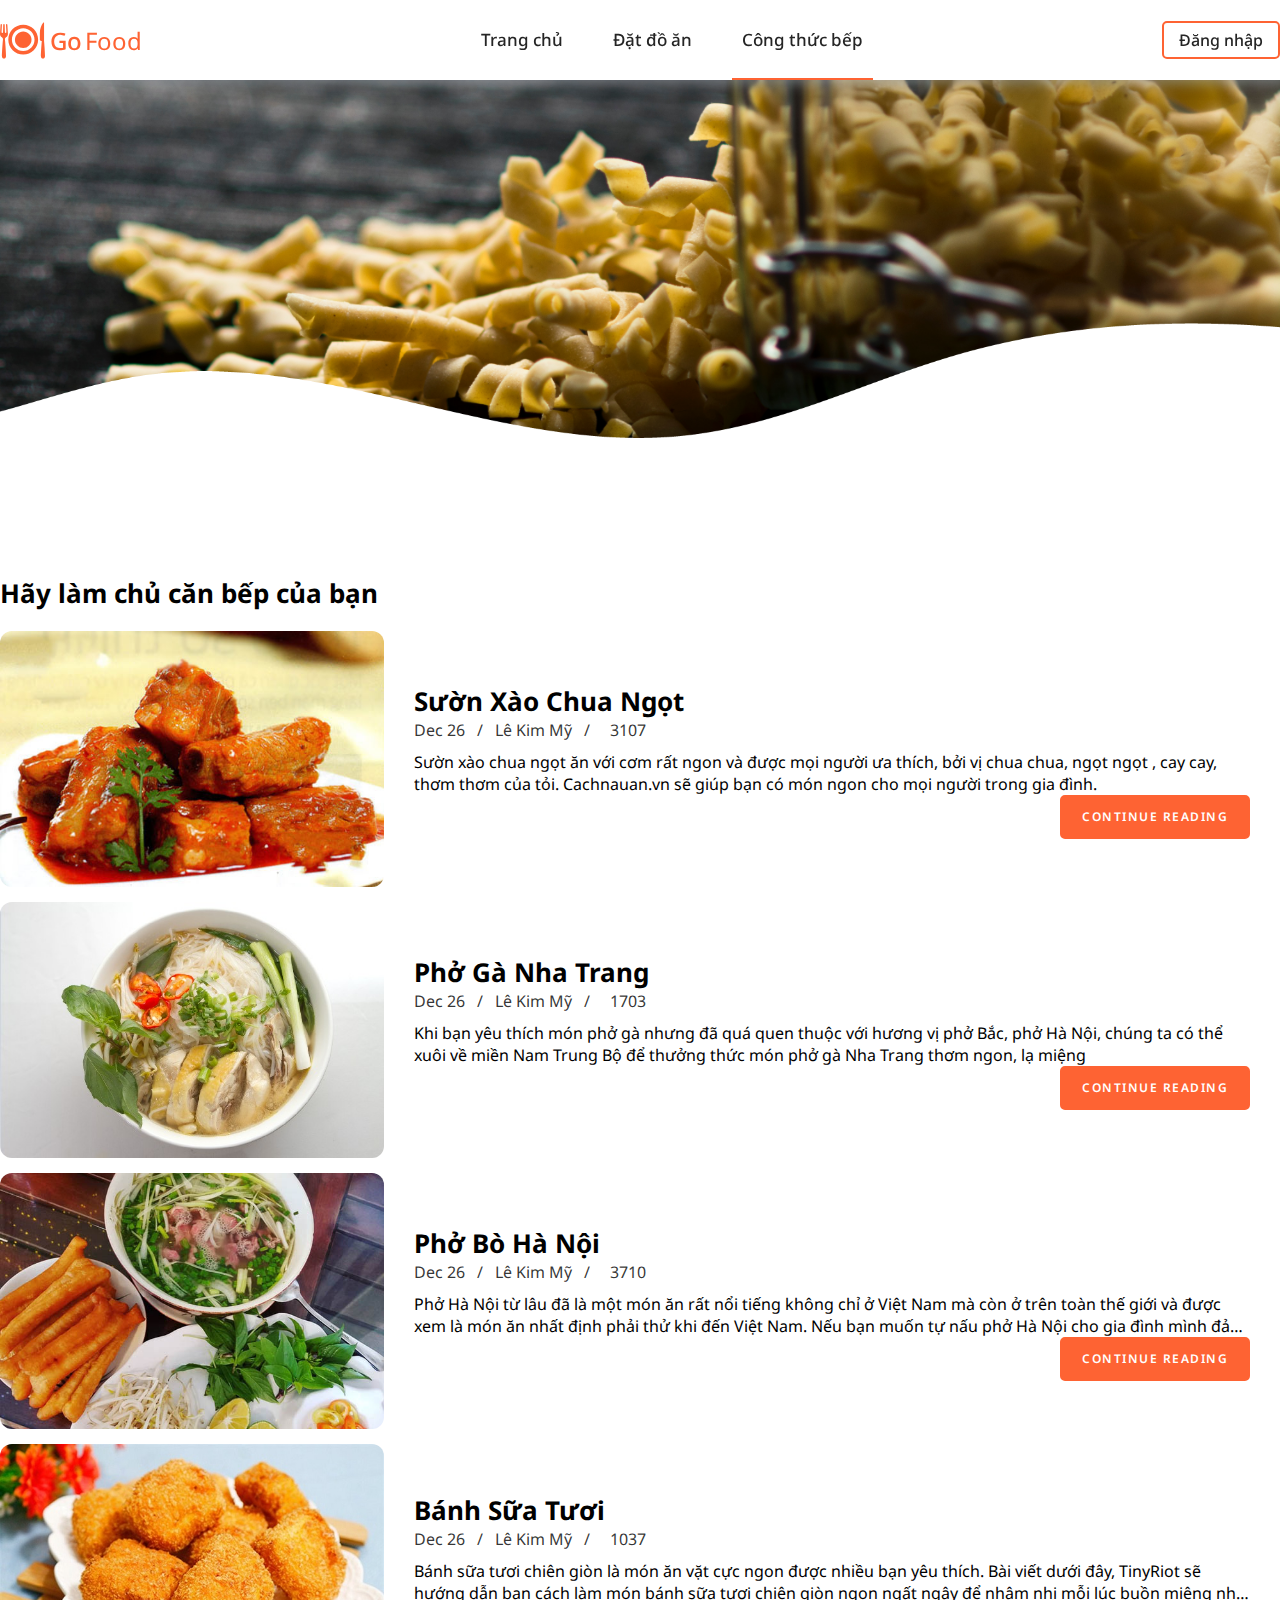
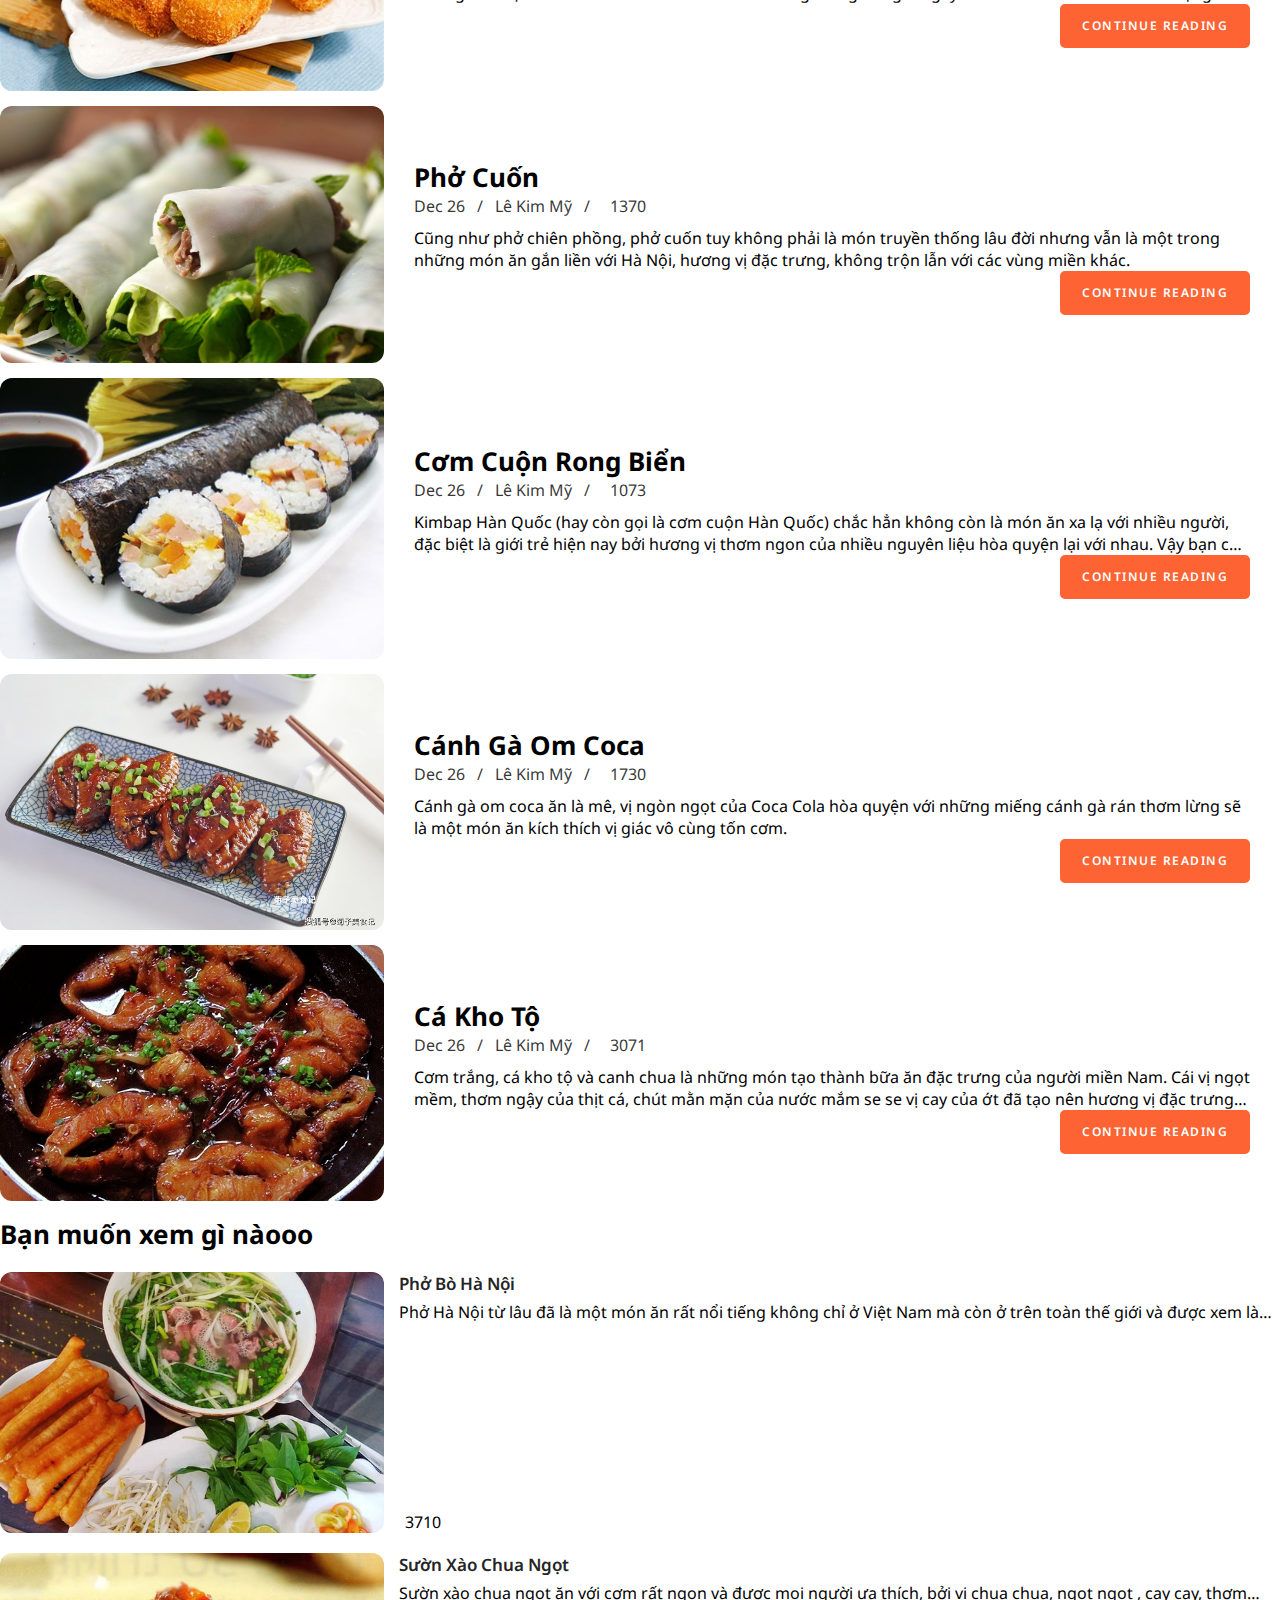
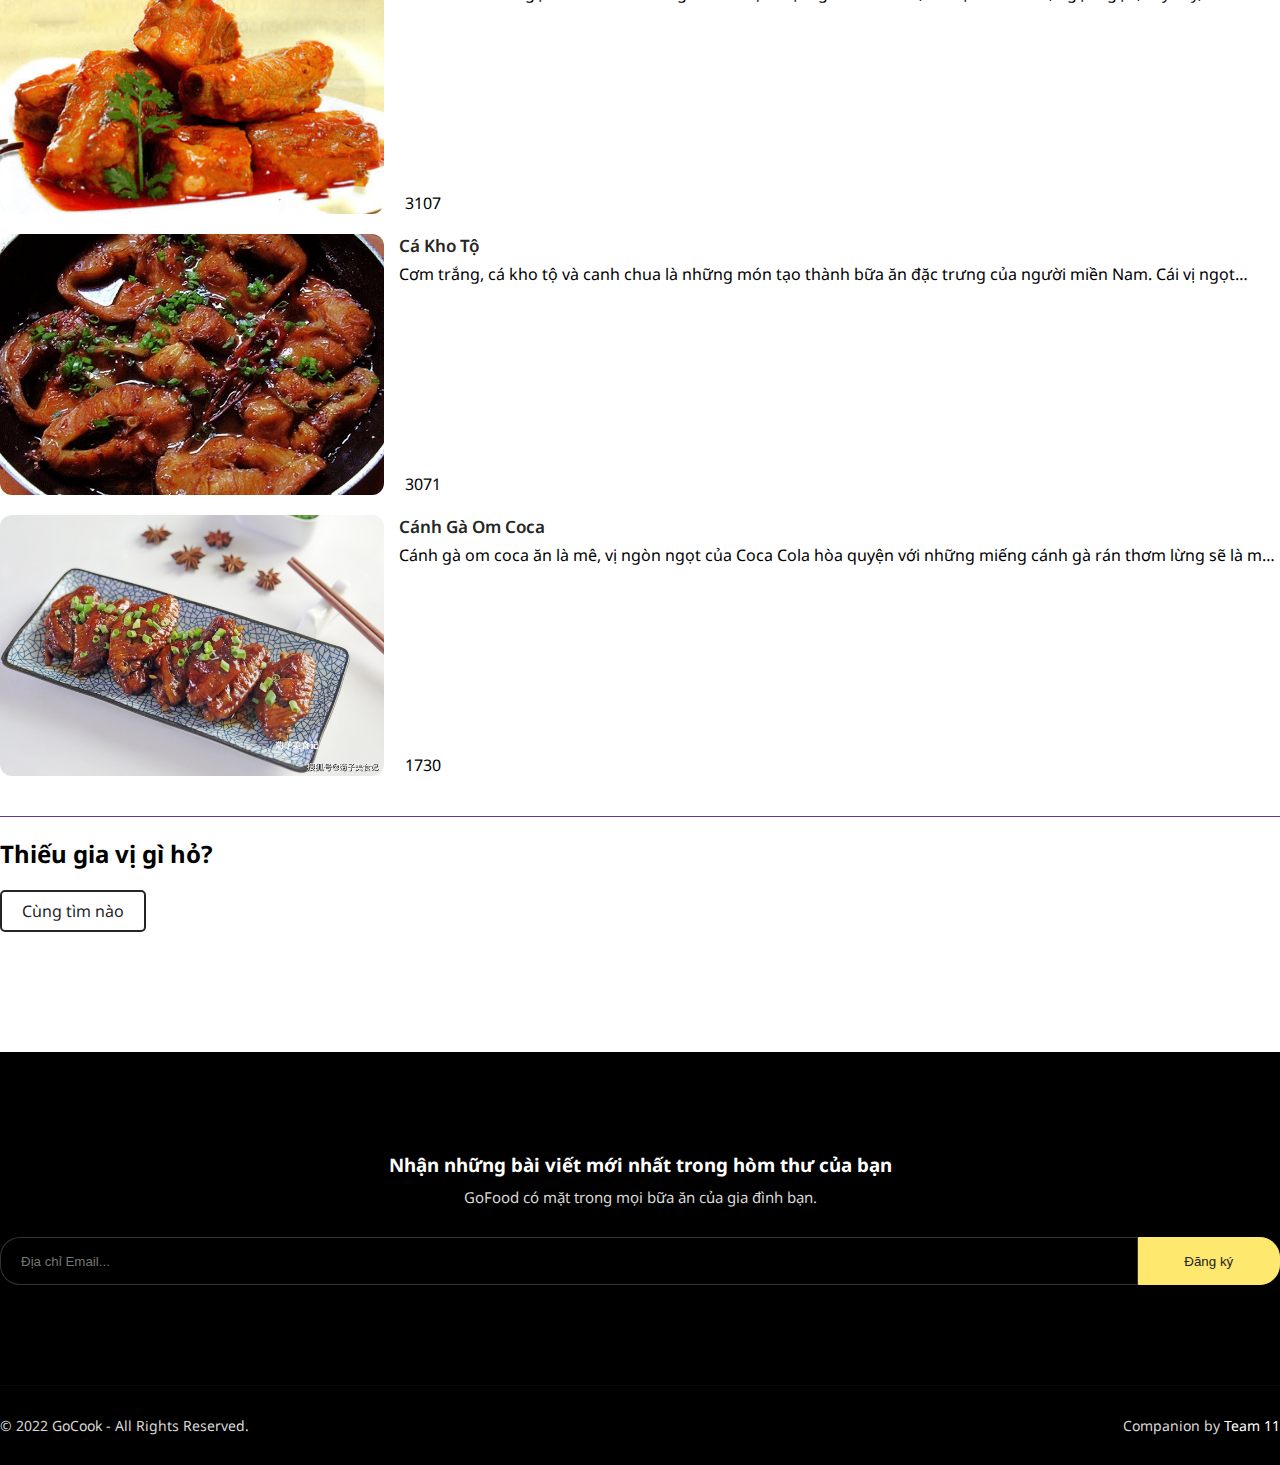
<file: pages/Blog/blog.html>
<!DOCTYPE html>
<html lang="en">
<head>
    <meta charset="UTF-8">
    <meta http-equiv="X-UA-Compatible" content="IE=edge">
    <meta name="viewport" content="width=device-width, initial-scale=1.0">
    <title>Đặt đồ ăn</title>
    <meta name="description" content="Chào mừng đến với GoFood, chúc các bản một ngày vui vẻ tràn đầy sức khỏe">
    <link href="https://cdn.jsdelivr.net/npm/bootstrap@5.1.1/dist/css/bootstrap.min.css" 
    rel="stylesheet" integrity="sha384-F3w7mX95PdgyTmZZMECAngseQB83DfGTowi0iMjiWaeVhAn4FJkqJByhZMI3AhiU" crossorigin="anonymous">
    <link rel="stylesheet" href="https://cdnjs.cloudflare.com/ajax/libs/font-awesome/6.1.1/css/all.min.css" integrity="sha512-KfkfwYDsLkIlwQp6LFnl8zNdLGxu9YAA1QvwINks4PhcElQSvqcyVLLD9aMhXd13uQjoXtEKNosOWaZqXgel0g==" crossorigin="anonymous" referrerpolicy="no-referrer" />
    <link rel="preconnect" href="https://fonts.googleapis.com">
    <link rel="preconnect" href="https://fonts.gstatic.com" crossorigin>
    <link href="https://fonts.googleapis.com/css2?family=Noto+Sans:wght@400;700&display=swap" rel="stylesheet">
    <script src="https://ajax.googleapis.com/ajax/libs/jquery/3.5.1/jquery.min.js"></script>
    <link rel="stylesheet" href="./blog.css">
    <link rel="stylesheet" href="../../assets/style/style.css">
</head>
<body>
    <header class="header header-active" id="header"></header>
    <div class="blog-main">
        <div class="blog-bgr">
            <img src="../../assets/img/Blog/bottom-intro.jpg" alt="">
        </div>
        <div class="container my-post">
            <div class="row">
                <div class="col-lg-8">
                    <h3>Hãy làm chủ căn bếp của bạn</h3>
                    <div class="list-post" id="list-post"></div>
                </div>
                <div class="col-lg-4">
                    <h3>Bạn muốn xem gì nàooo</h3>
                    <div class="hot-post" id="hot-post"></div>
                    <div class="option">
                        <h3>Thiếu gia vị gì hỏ?</h3>
                        <a href="#" class="buy-now">Cùng tìm nào</a>
                    </div>
                </div>
            </div>
        </div>
    </div>
    <footer id="footer"></footer>
    <div id="myModal"></div>

    <script src="../../assets/Data/postData.js"></script>
    <script src="../../assets/js/header.js"></script>
    <script src="../../assets/js/index.js"></script>
    <script src="../../assets/js/footer.js"></script>
    <script src="../../assets/js/modal.js"></script>
    <script src="./blog.js"></script>
    
</body>
</html>
</file>
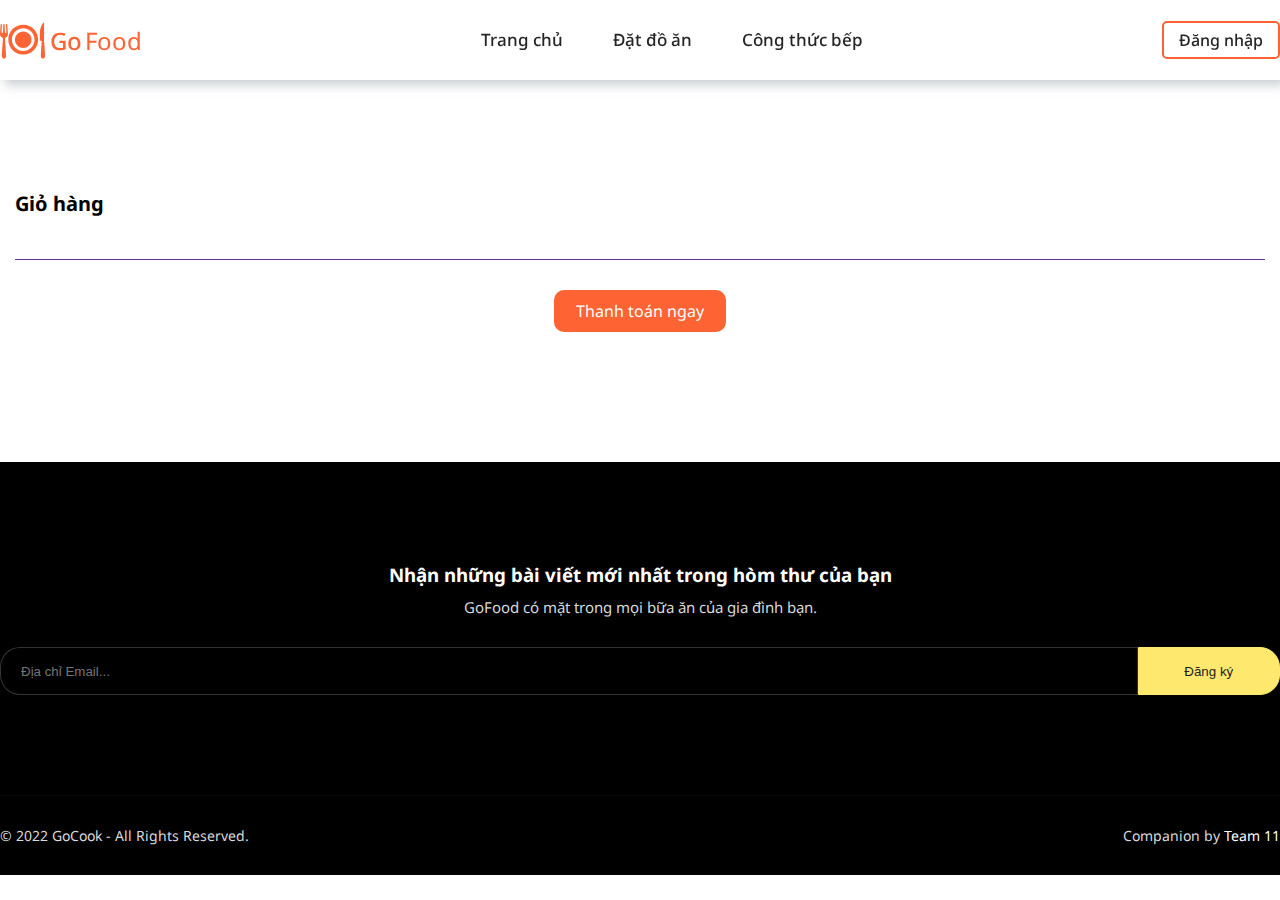
<file: pages/detailProduct/detailProduct.html>
<!DOCTYPE html>
<html lang="en">
<head>
    <meta charset="UTF-8">
    <meta http-equiv="X-UA-Compatible" content="IE=edge">
    <meta name="viewport" content="width=device-width, initial-scale=1.0">
    <title>Đặt đồ ăn</title>
    <meta name="description" content="Chào mừng đến với GoFood, chúc các bản một ngày vui vẻ tràn đầy sức khỏe">
    <link href="https://cdn.jsdelivr.net/npm/bootstrap@5.1.1/dist/css/bootstrap.min.css" 
    rel="stylesheet" integrity="sha384-F3w7mX95PdgyTmZZMECAngseQB83DfGTowi0iMjiWaeVhAn4FJkqJByhZMI3AhiU" crossorigin="anonymous">
    <link rel="stylesheet" href="https://cdnjs.cloudflare.com/ajax/libs/font-awesome/6.1.1/css/all.min.css" integrity="sha512-KfkfwYDsLkIlwQp6LFnl8zNdLGxu9YAA1QvwINks4PhcElQSvqcyVLLD9aMhXd13uQjoXtEKNosOWaZqXgel0g==" crossorigin="anonymous" referrerpolicy="no-referrer" />
    <link rel="preconnect" href="https://fonts.googleapis.com">
    <link rel="preconnect" href="https://fonts.gstatic.com" crossorigin>
    <link href="https://fonts.googleapis.com/css2?family=Noto+Sans:wght@400;700&display=swap" rel="stylesheet">
    <script src="https://ajax.googleapis.com/ajax/libs/jquery/3.5.1/jquery.min.js"></script>
    <link rel="stylesheet" href="./detailProduct.css">
    <link rel="stylesheet" href="../../../assets/style/style.css">
</head>
<body>
    <header class="header header-active" id="header">
    </header>

    <div class="detail-main">
        <div class="container">
            <div class="row">
                <div class="col-12 col-lg-8">
                    <div class="detail-product-container" id="detail">
                    </div>
                </div>

                <div class="col-lg-4">
                    <div class="my-cart">
                        <h3>Giỏ hàng</h3>
                        <div class="list-cart" id="cart">
                        </div>

                        <div class="checkout-box">
                            <a href="../payment/payment.html" class='checkout' id='checkout'> Thanh toán ngay </a>
                        </div>
                    </div>
                </div>
            </div>
        </div>
    </div>
                
    <div class="more-main">
        <div class="container">
            <div class="col-12">
                
            </div>
        </div>
    </div>

    <footer id="footer">
    </footer>

    <div id="myModal"></div>
    
    <script src="../../assets/Data/allProduct.js"></script>
    <script src="../../assets/js/header.js"></script>
    <script src="../../assets/js/index.js"></script>
    <script src="../../assets/js/footer.js"></script>
    <script src="../../assets/js/modal.js"></script>
    <script src="./detailProduct.js"></script>
</body>
</html>


<!--  -->
</file>
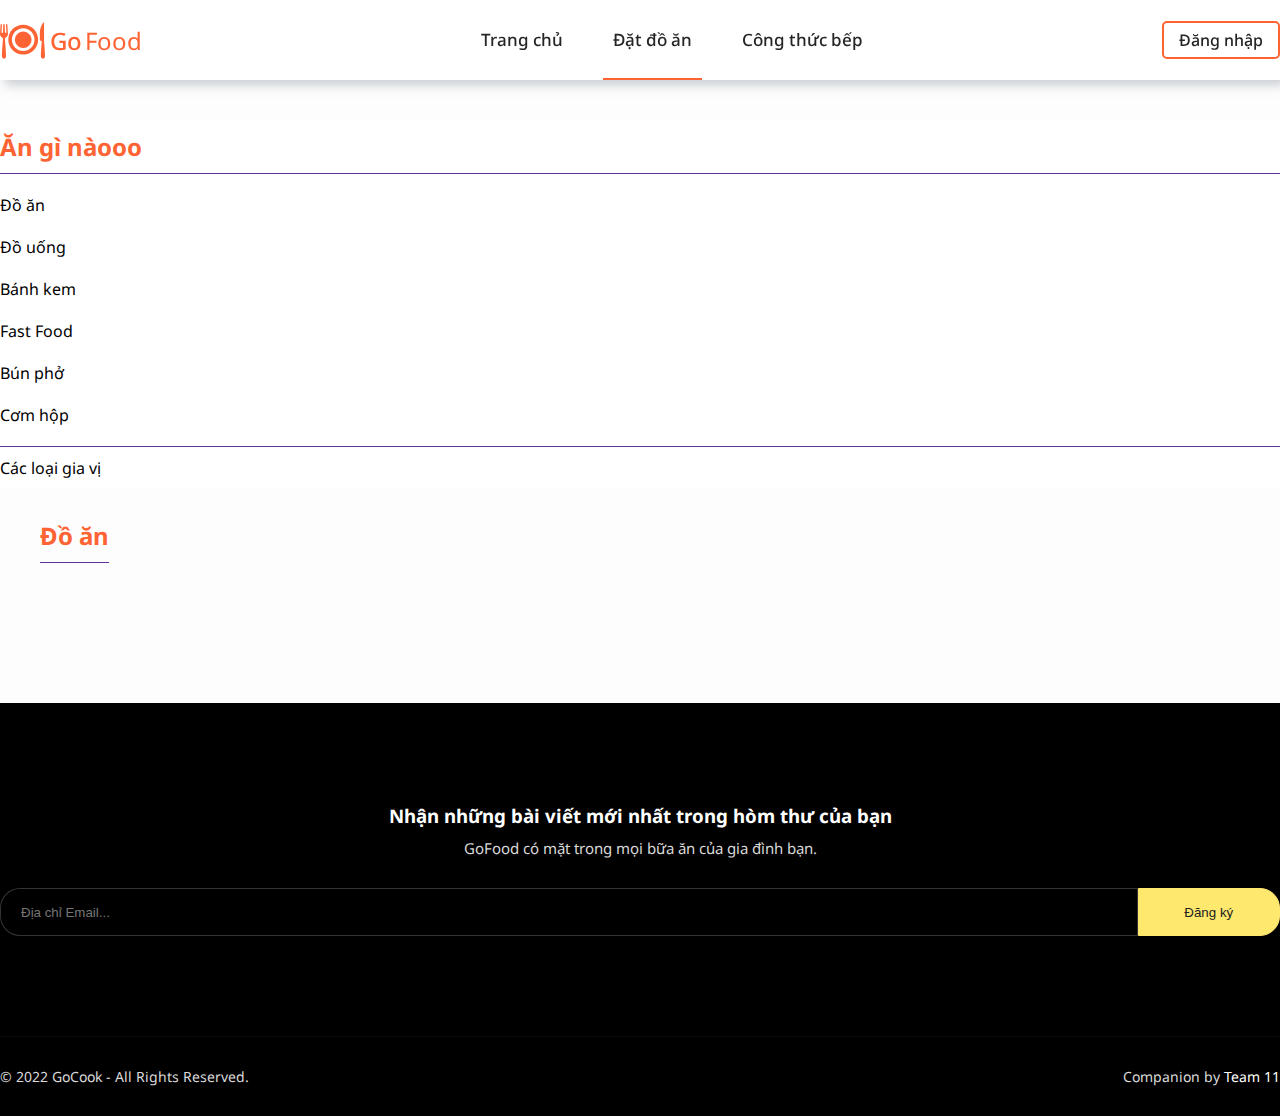
<file: pages/product/product.html>
<!DOCTYPE html>
<html lang="en">
<head>
    <meta charset="UTF-8">
    <meta http-equiv="X-UA-Compatible" content="IE=edge">
    <meta name="viewport" content="width=device-width, initial-scale=1.0">
    <title>Đặt đồ ăn</title>
    <meta name="description" content="Chào mừng đến với GoFood, chúc các bản một ngày vui vẻ tràn đầy sức khỏe">
    <link href="https://cdn.jsdelivr.net/npm/bootstrap@5.1.1/dist/css/bootstrap.min.css" 
    rel="stylesheet" integrity="sha384-F3w7mX95PdgyTmZZMECAngseQB83DfGTowi0iMjiWaeVhAn4FJkqJByhZMI3AhiU" crossorigin="anonymous">
    <link rel="stylesheet" href="https://cdnjs.cloudflare.com/ajax/libs/font-awesome/6.1.1/css/all.min.css" integrity="sha512-KfkfwYDsLkIlwQp6LFnl8zNdLGxu9YAA1QvwINks4PhcElQSvqcyVLLD9aMhXd13uQjoXtEKNosOWaZqXgel0g==" crossorigin="anonymous" referrerpolicy="no-referrer" />
    <link rel="preconnect" href="https://fonts.googleapis.com">
    <link rel="preconnect" href="https://fonts.gstatic.com" crossorigin>
    <link href="https://fonts.googleapis.com/css2?family=Noto+Sans:wght@400;700&display=swap" rel="stylesheet">
    <script src="https://ajax.googleapis.com/ajax/libs/jquery/3.5.1/jquery.min.js"></script>
    <link rel="stylesheet" href="/pages/product/product.css">
    <link rel="stylesheet" href="/assets/style/style.css">
</head>
<body>
    <header class="header header-active" id="header">
    </header>

    <div class="product-main">
        <div class="body-bacgr"></div>
        <div class="container my-container">
            <div class="row">
                <div class="col-xl-2 col-lg-3 col-0">
                    <div class="nav-menu scroll-nav">
                        <h3>Ăn gì nàooo</h3>
                        <span class="close-menu" id="close-menu-food"><i class="fas fa-times"></i></span>
                        <ul class="options-foods">
                            <li onclick="option('food')" class="option-food food show-check">
                                <span class="option-item">Đồ ăn</span>
                                <span class="check"><span><i class="fas fa-check"></i></span></span>
                            </li>
                            <li onclick="option('drink')" class="option-food drink">
                                <span class="option-item">Đồ uống</span>
                                <span class="check"><span><i class="fas fa-check"></i></span></span>
                            </li>
                            <li onclick="option('cake')" class="option-food cake">
                                <span class="option-item">Bánh kem</span>
                                <span class="check"><span><i class="fas fa-check"></i></span></span>
                            </li>
                            <li onclick="option('fastfood')" class="option-food fastfood">
                                <span class="option-item">Fast Food</span>
                                <span class="check"><span><i class="fas fa-check"></i></span></span>
                            </li>
                            <li onclick="option('bunpho')" class="option-food bunpho">
                                <span class="option-item">Bún phở</span>
                                <span class="check"><span><i class="fas fa-check"></i></span></span>
                            </li>
                            <li onclick="option('comhop')" class="option-food comhop">
                                <span class="option-item">Cơm hộp</span>
                                <span class="check"><span><i class="fas fa-check"></i></span></span>
                            </li>
                            <li onclick="option('giavi')" class="option-food giavi">
                                <span class="option-item">Các loại gia vị</span>
                                <span class="check"><span><i class="fas fa-check"></i></span></span>
                            </li>
                        </ul>
                    </div>
                </div>
                <div class="col-xl-10 col-lg-9 col-12">
                    <div class="product-container">
                        <span id="show-menu-food" class="menu-food"><i class="fas fa-bars"></i></span>
                        <h3 class="your-selec">Đồ ăn</h3>
                        <div class="product-list" id="root">
                            <div class="row" id="my-list-prd">
                            </div>
                        </div>
                    </div>
                </div>
            </div>
        </div>
    </div>
    
    <footer id="footer">
    </footer>

    <div id="myModal"></div>

    <script src="../../assets/Data/allProduct.js"></script> 
    <script src="/assets/Data/productData.js"></script>
    <script src="/assets/js/header.js"></script>
    <script src="/assets/js/index.js"></script>
    <script src="/assets/js/footer.js"></script>
    <script src="../../assets/js/modal.js"></script>
    <script src="./product.js"></script>
</body>
</html>
</file>
<file: pages/Blog/blog.css>
.blog-bgr{
    background: url('../../assets/img/Blog/aaaab.jpg');
    background-position: center;
    background-size: cover;
    padding-bottom: 450px;
    position: relative;
}
.blog-bgr img{
    position: absolute;
    bottom: 0px;
    width: 100%;
}
.blog-main{
    background-color: #fff;
}
.my-post{
    padding-top: 80px;
    padding-bottom: 120px;
    margin-top: 45px;
}
.list-post{
    margin-top: 20px;
}
.post{
    display: flex;
    align-items: center;
    margin-bottom: 10px;
}
.post-image {
    width: 30%;
    overflow: hidden;
}
.post-image img {
    width: 100%;
    object-fit: cover;
    border-radius: 12px;
}
.post-content {
    flex: 1;
    padding: 10px 30px;
}
.post-content h3{
    font-size: 24px;
}
.my-post h3{
    font-size: 26px;
}
.author:hover{
    color: var(--primary-color);
    cursor: pointer;
}
.time-post span {
    font-size: 16px;
    color: rgba(0, 0, 0, .8);
    padding-right: 8px;
}
.fa-comment{
    color: var(--primary-color)
}
.post-content p {
    display:-webkit-box;
    -webkit-line-clamp:2;
    -webkit-box-orient: vertical;
    overflow: hidden;
    text-overflow: ellipsis;
    word-break: break-word;
    margin-top: 10px;
}
.more-btn {
    width: max-content;
    font-size: 12px;
    letter-spacing: 1.5px;
    line-height: 30px;
    text-transform: uppercase;
    border: 2px solid var(--primary-color);
    background-color: var(--primary-color);
    color: var(--white-color);
    font-weight: 600;
    transition: .3s ease;
    cursor: pointer;
    border-radius: 5px;
    display: block;
    margin-left: auto;
    padding: 5px 20px;
}
.more-btn:hover {
    background-color:var(--white-color);
    color: var(--primary-color);
}
.hot-post {
    margin-top: 20px;
    padding-bottom: 20px;
    border-bottom: 1px solid rebeccapurple;
}
.post-item {
    display: flex;
    margin-bottom: 20px;
    cursor: pointer;
}
.post-item div:nth-child(1){
    width: 30%;
}
.post-item div img {
    width: 100%;
    height: 100%;
    object-fit: cover;
    border-radius: 12px;
}
.post-item div:nth-child(2) {
    flex: 1;
    padding-left: 15px;
    display: flex;
    flex-direction: column;
    justify-content: space-between;
}
.post-item a {
    font-size: 17px;
    line-height: 24px;
    transition: .2s ease;
    margin-bottom: 5px;
    display: block;
    font-weight: 600;
}
.post-item:hover a {
    color: var(--primary-color);
}
.post-item p {
    display:-webkit-box;
    -webkit-line-clamp: 1;
    -webkit-box-orient: vertical;
    overflow: hidden;
    text-overflow: ellipsis;
    word-break: break-word;
}
.post-item div:nth-child(2) span {
    margin-top: auto;
}
.post-item div:nth-child(2) span:nth-child(2) {
    margin-left: 6px;
}
.post-item div:nth-child(2) span i {
    color: var(--primary-color);
}
.option {
    margin-top: 20px;
}
.option h3 {
    font-size: 24px;
}
.option a {
    padding: 8px 20px;
    margin-top: 20px;
    color: var(--text-color);
    border: 2px solid var(--text-color);
    border-radius: 5px;
    transition: .3s ease;
}
.option a:hover {
    color: var(--white-color);
    background-color: var(--primary-color);
    border: 2px solid var(--primary-color);
}
.fa-eye {
    color: var(--primary-color);
}



@media(max-width: 500px) {
    .post-content h3 {
        font-size: 20px;
    }
    .post-content p {
        -webkit-line-clamp: 1;
    }
}

@media(max-width:768px) {
    .blog-bgr {
        padding-bottom: 300px;
    }
    .post-item p {
    -webkit-line-clamp: 2;
    }
}
</file>
<file: assets/style/style.css>
:root {
    --primary-color: #fe6333;
    --sub-color: #ee2624;
    --titel-color: #464646;
    --text-color: #252525;
    --white-color: #FFF;
}
* {
    padding: 0;
    margin: 0;
    box-sizing: border-box;
}
body {
    overflow-x: hidden;
}
html {
    font-family: 'Noto Sans', sans-serif;
    scroll-behavior: smooth;
}
li {
    list-style-type: none;
}
ul {
    padding-inline-start: 0px;
    margin-bottom: 0;
}
a {
    display: inline-block;
    color: #252525;
    text-decoration: none;
}
a:hover {
    color: inherit;
}
.flex-elm {
    display: flex;
    flex-wrap: wrap;
    align-items: center;
}
::selection {
    color: #FFF;
    background-color: var(--primary-color);
}

.food-text {
    color: var(--primary-color);
    margin-left: 3px;
    font-weight: 400;
}


@keyframes boder_menu {
    0% {
        width: 0%;
    }
    100% {
        width: 100%;
    }
}


@keyframes show_order {
    0% {
        transform: scale(0.85);
        opacity: 0;
    }
    100% {
        transform: scale(1);
        opacity: 1;
    }
}


@keyframes ZoomOut {
    from {
        transform: scale(0.85);
        opacity: 0;
    }
    to {
        transform: scale(1);
        opacity: 1;
    }
}

@keyframes showMenu {
    from {
        transform: translateX(100%);
        display: none;
    }
    to {
        transform: translateX(0%);
        display: block;
    }
}

@keyframes closeMenu {
    from {
        transform: translateX(0%);
        display: block;
    }
    to {
        transform: translateX(100%);
        display: none;
    }
}

/*=============== Header ===================*/

.header {
    height: 80px;
    background-color: transparent;
    width: 100%;
    position: absolute;
    top: 0px;
    z-index: 5;
}
.header-box {
    height: 100%;
    justify-content: space-between;
}
.header-logo {
    width: 20%;
}
.header-direction {
    width: 15%;
}
.header-menu {
    flex: 1;
    height: 100%;
    z-index: 1000;
}

.header-logo img {
    width: 45px;
    height: 45px;
}
.header-logo > span {
    font-size: 24px;
    font-weight: 500;
    margin-left: 5px;
    color: var(--white-color);
}
.header-menu {
    display: flex;
    align-items: center;
    justify-content: center;
    position: relative;
    transform: translateX(0%);
}
.close-menu {
    width: 35px;
    height: 35px;
    line-height: 35px;
    text-align: center;
    position: absolute;
    right: 4px;
    top: 4px;
    cursor: pointer;
    background-color: transparent;
    border-radius: 50%;
    cursor: pointer;
    z-index: 1;
    transition: .5s ease;
    display: none;
}
.close-menu:hover {
    background-color: #f2f2f2;
}
.header-menu li {
    min-width: 60px;
    padding: 10px;
    margin: 0 15px;
    height: 100%;
    display: flex;
    position: relative;
}
.header-menu li::after {
    content: '';
    position: absolute;
    background-color: var(--primary-color);
    height: 2.5px;
    bottom: 0px;
    left: 0px;
}
.header-menu li:hover::after {
    animation: boder_menu .3s ease forwards;
}
.header-menu .active::after {
    content: '';
    position: absolute;
    width: 100%;
    background-color: var(--primary-color);
    height: 2.5px;
    bottom: 0px;
    left: 0px;
}
.header-menu li a {
    line-height: 60px;
    color: var(--white-color);
    font-size: 17px;
    font-weight: 500;
}
.account {
    text-align: right;
}
.account div {
    display: inline-block;
}
.account span {
    border: 2px solid var(--primary-color);
    padding: 6px 15px;
    border-radius: 5px;
    cursor: pointer;
    transition: .3s ease;
    font-size: 16px;
    font-weight: 500;
    color: #FFF;
}
.account span:hover {
    background-color: var(--primary-color);
    color: #FFF !important;
}
.account span:nth-child(2) {
    display: none;
    margin-left: 5px;
}

.account div {
    position: relative;
}
.account ul {
    position: absolute;
    background-color: #FFF;
    left: 0px;
    width: 100%;
    text-align: center;
    top: 35px;
    border-radius: 5px;
    display: none;
    box-shadow: rgba(99, 99, 99, 0.2) 0px 2px 8px 0px;
}
.account ul.show {
    display: block;
}
.account ul li {
    padding: 10px 5px;
    cursor: pointer;
    border-radius: 5px;
    transition: .2s ease;
}
.account ul li:hover {
    background-color: var(--primary-color);
    color: #FFF;
}


.header-active {
    box-shadow: rgba(149, 157, 165, 0.5) 5px 5px 10px;
    background-color: #FFF;
    position: fixed;
    transition: .2s ease;
}
.header-active .header-logo span {
    color: var(--primary-color);
}
.header-active ul li a {
    color: var(--text-color);
}
.header-active .account span {
    color: var(--text-color);
}


.bottom {
    background-color: #000000;
}
.footer .copyright {
    padding: 30px 0;
    border-top: 1px solid rgba(34, 34, 34, 0.3);
    display: -webkit-box;
    display: -ms-flexbox;
    display: flex;
    -webkit-box-align: center;
        -ms-flex-align: center;
            align-items: center;
            flex-wrap: wrap;
}
.footer .copyright p {
    margin-bottom: 0;
    font-size: 14px;
    color: #d9d9d9;
}
.footer .copyright p a:hover {
    color: #ffffff;
}
.footer .copyright p:last-child {
    margin-left: auto;
}
.newslettre-width {
    padding: 100px 0px; 
}
.newslettre-form {
    margin: auto;
    margin-bottom: 0px;
    width: 100%;
    -webkit-box-shadow: none;
            box-shadow: none;
    border-radius: 20px;
}
.newslettre-form .form-flex {
    display: -webkit-box;
    display: -ms-flexbox;
    display: flex;
    -webkit-box-align: center;
        -ms-flex-align: center;
            align-items: center;
    -webkit-box-pack: center;
        -ms-flex-pack: center;
            justify-content: center;
}
.newslettre-form .form-group {
    margin-bottom: 0;
    margin-right: 0px;
    width: 100%;
}
.newslettre-form .form-control {
    height: 48px;
    background-color: #000000;
    padding: 0px 20px;
    border-radius: 20px 0 0 20px;
    color: #FFF;
    width: 100%;
    cursor: pointer;
    -webkit-transition: all 0.5s ease-in-out;
    transition: all 0.5s ease-in-out;
    margin-bottom: 0px;
    border: 1px solid rgba(255, 255, 255, 0.2);
}
.newslettre-form .form-control:hover {
    -webkit-box-shadow: none;
            box-shadow: none;
    background-color: #1d1d1d;
    border: 1px solid #1d1d1d;
}
.newslettre-form .submit-btn {
    background-color: #fee86d;
    width: 160px;
    height: 48px;
    border-radius: 0 20px 20px 0;
    color: #222222;
    font-weight: 400;
    margin-top: 0px;
    border: 1px solid #fee86d;
    -webkit-transition: all 0.7s ease-in-out;
    transition: all 0.7s ease-in-out;
}
.newslettre-form .submit-btn i {
    font-size: 12px;
    margin-right: 5px;
}
.newslettre-form .submit-btn:hover {
    background-color: #fee86d;
    border: 1px solid #fee86d;
}
.newslettre-info {
    text-align: center;
}
.newslettre-info h3 {
    margin-bottom: 10px;
    color: #ffffff;
}
.newslettre-info p {
    margin-bottom: 30px;
    font-size: 15px;
    color: #d9d9d9;
}
.newslettre-form p {
    position: absolute;
    margin-top: 5px;
    left: 20px;
    color: red;
    font-size: 14px;
}
@media (max-width: 576px) {
    .footer .copyright p:last-child {
        margin-left: 0px;
    }
}
.copyright p a {
    color: #FFF;
}



#myModal {
    display: none;
}

.User-modal {
    position: fixed;
    top: 0px;
    right: 0px;
    bottom: 0px;
    left: 0px;
    display: flex;
    align-items: center;
    justify-content: center;
    z-index: 10;
}

.modal-overley {
    position: absolute;
    width: 100%;
    height: 100%;
    background-color: rgba(0, 0, 0, 0.4);
    z-index: 9;
}

.modal-box {
    width: 300px;
    height: auto;
    background-color:#fff;
    z-index: 10;
    border-radius: 5px;
    animation: ZoomOut 0.3s ease;
}

.Sign-In-Box {
    text-align: center;
    padding: 20px 20px 20px;
}

.Sign-In-Box > span:nth-child(1) {
    float: right;
    color: #000;
    font-size: 18px;
    position: relative;
    right: -7px;
    top: -14px;
    font-weight: 600;
    cursor: pointer;
}

.Sign-In-Box h1 {
    color: var(--text-color-1);
    font-size: 24px;
    margin-bottom: 20px;
    text-align: center;
    padding: 0 10px 10px;
}

.Sign-In-Box .fa-user, 
.Sign-In-Box .fa-lock,
.Sign-In-Box .fa-user-plus,
.Sign-In-Box .fa-at,
.Sign-In-Box .fa-unlock-alt,
.Sign-In-Box .fa-key {
    color: #acacac;
    font-size: 15px;
} 


.Social-media h4 {
    font-size: 14px;
    margin: 15px 0;
    color: var(--primary-color);
}

.Social-media ul {
    display: flex;
    justify-content: center;
    align-items: center;
}

.Social-media ul li a {
    width: 30px;
    height: 30px;
    border: 2px solid #333;
    margin: 0 10px;
    display: flex;
    align-items: center;
    justify-content: center;
    text-decoration: none;
    font-size: 14px;
    border-radius: 8px;
    color: #333;
    transition: .2s ease;
}

.Social-media ul li a:hover {
    color: var(--primary-color);
    border-color: var(--primary-color);
    border-radius: 50%;
}

.form__input-group {
    display: flex;
    align-items: center;
    margin-bottom: 15px;
    padding: 12px;
    background-color: #eeeeee;
    overflow: hidden;
    border-radius: 5px;
}

.form__input-group span {
    width: 12%;
    display: block;
    padding-right: 12px;
}

.form__text {
    font-size: 14px;
    margin: 15px 0;
}

.form__text a span {
    transition: ease .2s;
}

.form__text a span:hover {
    text-decoration: none;
    color: var(--primary-color);
    cursor: pointer;
}

.form--hidden {
    display: none;
}

.form > *:first-child {
    margin-top: 0;
}

.form > *:last-child {
    margin-bottom: 0;
}

.form__input {
    display: block;
    flex: 1;
    box-sizing: border-box;
    border-radius: var(--border-radius);
    border: none;
    outline: none;
    background: #eeeeee;
    transition: background 0.2s, border-color 0.2s;
}

.form__button {
    width: 100px;
    font-size: 14px;
    padding: 10px 20px;
    text-transform: uppercase;
    font-weight: 600;
    border: none;
    outline: none;
    border-radius: 8px;
    cursor: pointer;
    transition: .2s ease;
    margin: 5px 0px;
    color: #FFF;
    background: var(--primary-color);
    border: 2px solid var(--primary-color);
}

.form__button:hover {
    color: var(--primary-color);
    background-color: #FFF;
    border: 2px solid var(--primary-color);
}

.form__button:active {
    transform: scale(0.98);
}

.form__link {
    color: var(--color-secondary);
    text-decoration: none;
    cursor: default;
    font-size: 14px;
    font-weight: 500;
}

.conguration {
    color: #ee2624;
    margin: 5px 0 10px;
    display: block;
}

.show-conguration {
    display: block;
}

@media (max-width: 992px) {
    .header > .container {
        height: 100%;
    }
    .header-menu {
        position: fixed;
        flex-direction: column;
        background-color: #FFF;
        height: 100vh;
        top: 0px;
        right: 0px;
        transform: translateX(100%);
    }
    .close-menu {
        display: block;
    }
    .header-menu {
        justify-content: flex-start;
        box-shadow: rgba(0, 0, 0, 0.5) 0px 1px 4px;
    }
    .header-menu li {
        height: auto;
        justify-content: center;
        width: 250px;
        margin: 20px 15px;
    }
    .header-menu li a {
        color: var(--text-color) !important;
    }

    .header-logo,
    .header-direction {
        width: 50%;
    }

    .account span:nth-child(2) {
        display: inline-block;
    }
}
@media (max-width: 500px) {
    .footer .copyright p {
        width: 100%;
        margin-bottom: 10px;
        text-align: center;
    }
}
</file>
<file: pages/detailProduct/detailProduct.css>
.header {
    box-shadow: rgb(149 157 165 / 30%) 3px 3px 8px;
}
.detail-main {
    margin-top: 180px;
    background-color: #FFF;
    padding-bottom: 120px;
}
.header .header-logo span {
    color: var(--primary-color);
}
.header ul li a {
    color: var(--text-color);
}
.header .account span {
    color: var(--text-color);
}
.my-product {
    display: flex;
    flex-wrap: wrap;
}
.product-img {
    width: 45%;
    overflow: hidden;
}
.product-img img {
    width: 100%;
    object-fit: cover;
    border-radius: 10px;
    border: 1px solid rgb(221, 221, 221);
}
.product-infor {
    flex: 1;
    padding-left: 20px;
}
.product-infor .product-type {
    font-weight: 500;
    color: var(--primary-color);
    margin-bottom: 5px;
    display: block;
}
.product-infor ul {
    display: flex;
    align-items: center;
}
.product-infor h1 {
    font-size: 24px;
    margin-bottom: 10px;
}
.product-infor h2 {
    font-size: 18px;
}
.product-infor h2 span:nth-child(1) {
    margin-left: 5px;
}
/* .product-infor h2 span:nth-child(2) {
    color: #0288d1;
} */
.product-infor > p {
    font-size: 17px;
    margin: 10px 0;
}
.product-infor p:nth-child(5) {
    color: var(--primary-color);
    cursor: pointer;
}
.product-infor > p span {
    font-weight: 500;
    margin-right: 5px;
}
.product-infor > ul li span {
    color: var(--primary-color);
}
.product-infor > ul li {
    margin-right: 5px;
}

.derection ul {
    margin: 15px 0 0;
    padding: 5px 0;
}
.derection ul li {
    margin-right: 20px;
}
.haveincart .fa-check {
    color: var(--primary-color);
    margin-left: 5px;
}

.derection ul li:nth-child(1) button {
    display: inline-block;
    padding: 8px 20px;
    border-radius: 10px;
    background-color: var(--primary-color);
    border: 2px solid var(--primary-color);
    color: #FFF;
    cursor: pointer;
    transition: .2s ease;
}
.haveincart {
    display: inline-block;
    padding: 8px 20px;
    border-radius: 10px;
    background-color: var(--white-color) !important;
    border: 2px solid var(--primary-color) !important;
    color: var(--primary-color) !important;
    cursor: pointer;
    transition: .2s ease;
}
.derection ul li:nth-child(1) button:hover {
    background-color: #FFF;
    color: var(--primary-color);
}

.options {
    background-color: #FFF;
    padding: 10px;
    border-radius: 5px;
}
.option {
    margin: 0px 0 20px;
    cursor: pointer;
    font-weight: 400;
}
.option span {
    display: inline-block;
    padding: 1px 6px;
    border-radius: 4px;
    font-size: 12px;
    text-transform: uppercase;
}
.option .ops-active {
    background-color: var(--primary-color);
    color: #FFF;
}



/* .more-main {
    background-color: #f2f2f2;
    padding-top: 50px;
    padding-bottom: 50px;
    margin-top: 60px;
}
.more-product {
    margin-top: 0px;
}
.more-product h3 {
    font-size: 20px;
    margin-bottom: 15px;
}
.prds-more {
    padding: 15px 25px;
    border-radius: 10px;
    background-color: #FFF;
    position: relative;
}
.list-more-prd {
    overflow-y: scroll;
    max-height: 450px;
}
.list-more-prd::-webkit-scrollbar {
    display: none;
}
.prd-more {
    display: flex;
    margin-bottom: 20px;
}
.prd-more div:nth-child(1) {
    width: 20%;
}
.prd-more div:nth-child(1) img {
    width: 100%;
    border-radius: 5px;
}
.prd-more div:nth-child(2) {
    margin-left: 15px;
    flex: 1;
}
.prd-more div:nth-child(2) h3 {
    font-size: 18px;
    margin-bottom: 20px;
}
.prd-more div:nth-child(2) > span {
    display: flex;  
    justify-content: space-between;
}
.prd-more div:nth-child(2) > span > span {
    color: #0288d1;
    font-weight: 500;
    position: relative;
    right: -18px;
}
.prd-more div:nth-child(2) > span p span {
    font-weight: 500;
}
.prd-more > span {
    color: rgb(255, 29, 29);
    font-size: 20px;
    position: relative;
    cursor: pointer;
} */

.list-cart {
    max-height: 300px;
    overflow-y: scroll;
}
.list-cart::-webkit-scrollbar {
    display: none;
}
.my-cart {
    padding: 10px 15px;
    background-color: #FFF;
    border-radius: 10px;
}
.my-cart h3 {
    font-size: 20px;
    margin-bottom: 12px;
}
.product-cart {
    display: flex;
    padding: 5px 0;
    margin-bottom: 15px;
}
.cart-image {
    width: 30%;
}
.cart-image img {
    width: 100%;
    border-radius: 10px;
}
.cart-infor {
    flex: 1;
    padding-left: 20px;
    display: flex;
    flex-direction: column;
}
.cart-infor div {
    display: flex;
    justify-content: space-between;
}
.cart-infor div span {
    cursor: pointer;
    padding: 2px 5px;
}
.cart-infor h4 {
    font-size: 18px;
    display: inline-block;
    display:-webkit-box;
    -webkit-line-clamp:1;
    -webkit-box-orient: vertical;
    overflow: hidden;
    text-overflow: ellipsis;
    word-break: break-word;
}
.cart-infor ul {
    display: flex;
    justify-content: space-between;
    margin-top: auto;
    position: relative;
    top: -5px;
}
.cart-infor ul input {
    border: none;
    outline: none;
    border:1px solid #e0e0e0;
    padding: 0px 2px;
    text-align: center;
    margin-left: 3px;
    border-radius: 5px;
}
.cart-infor ul input:focus {
    border-color: var(--primary-color);
}

.checkout-box {
    display: block;
    text-align: center;
    margin-top: 30px;
    padding-top: 30px;
    border-top: 1px solid rebeccapurple;
}
.checkout {
    display: inline-block;
    padding: 8px 20px;
    border-radius: 10px;
    background-color: var(--primary-color);
    border: 2px solid var(--primary-color);
    color: #FFF;
    cursor: pointer;
    transition: .2s ease;
}
.checkout:hover {
    background-color: #FFF;
    color: var(--primary-color);
}


@media (max-width: 992px) {
    .product-img {
        width: 100%;
    }
    .product-infor {
        width: 100%;
        padding-left: 0;
        margin-top: 25px;
    }
    .options,.prds-more,.my-cart {
        margin-top: 20px;
    }
}
</file>
<file: pages/product/product.css>
body {
    background-color: #fdfdfd;
}
.header {
    box-shadow: rgba(149, 157, 165, 0.5) 5px 5px 10px;
    background-color: #FFF;
    position: fixed;
    transition: .2s ease;
}
.header .header-logo span {
    color: var(--primary-color);
}
.header ul li a {
    color: var(--text-color);
}
.header .account span {
    color: var(--text-color);
}
.my-container {
    padding-top: 120px;
    padding-bottom: 120px;
}
.nav-menu {
    position: relative;
    transition: .3s ease;
    background-color: #FFF;
}
.options-foods li {
    margin: 20px 0;
    cursor: pointer;
    transition: .2s ease;
}
.options-foods li:last-child {
    margin-top: 20px;
    padding: 10px 0;
    border-top: 1px solid rebeccapurple;
}
.options-foods .option-item {
    display: inline-block;
    min-width: 160px;
}
.check {
    height: 18px;
    width: 18px;
    display: inline-flex;
    transform: translateY(2px);
    justify-content: center;
    align-items: center;
    border-radius: 2px;
    position: relative;
    display: none;
    float: right;
}
.show-check .check {
    display: inline-block;
}
.check > span {
    position: absolute;
    font-size: 18px;
    top: -3px;
    right: 5px;
    color: var(--primary-color);
}
.nav-menu h3,
.your-selec {
    font-size: 24px;
    position: relative;
    border-bottom: 1px solid rebeccapurple;
    padding: 10px 0;
    color: var(--primary-color);
}
.your-selec {
    margin-left: 40px;
    width: max-content;
    display: inline-block;
}

.menu-food {
    font-size: 20px;
    width: 30px;
    height: 35px;
    color: #7bc144;
    display: none;
}


.product-list {
    margin-top: 20px;
    padding: 0 0px 0 40px;
}
.product {
    border: 1px solid rgba(194, 194, 194, 0.7);
    transition: .2s ease;
    border-radius: 12px;
    margin-bottom: 25px;
    background-color: var(--white-color);
    overflow: hidden;
}
.product:hover {
    box-shadow: 0px 0px 10px rgba(0, 0, 0, 0.3);
}
.product div img {
    width: 100%;
}
.product-infor {
    padding: 10px;
}
.product-infor h4 {
    color: var(--titel-color);
    font-size: 17px;
    display:-webkit-box;
    -webkit-line-clamp:1;
    -webkit-box-orient: vertical;
    overflow: hidden;
    text-overflow: ellipsis;
    word-break: break-word;
}
.product-infor p {
    color: rgba(0, 0, 0, 0.8);
    display:-webkit-box;
    -webkit-line-clamp:1;
    -webkit-box-orient: vertical;
    overflow: hidden;
    text-overflow: ellipsis;
    word-break: break-word;
    margin-bottom: 10px;
}
.price {
    display: block;
    border-top: 1px solid #ccc;
    padding-top: 10px;
}

.close-menu {
    width: 35px;
    height: 35px;
    line-height: 35px;
    text-align: center;
    position: absolute;
    right: 4px;
    top: 4px;
    cursor: pointer;
    background-color: transparent;
    border-radius: 50%;
    cursor: pointer;
    z-index: 1;
    transition: .3s ease;
    display: none;
}
.close-menu:hover {
    background-color: #f2f2f2;
}


@keyframes showMenufood {
    from {
        transform: translateX(-100%);
    }
    to {
        transform: translateX(0%);
    }
}

@keyframes closeMenufood {
    from {
        transform: translateX(0%);
    }
    to {
        transform: translateX(-100%);
    }
}


@media (max-width: 992px) {
    .col-0 {
        width: 0%;
    }
    .nav-menu {
        position: fixed;
        background-color: #FFF;
        box-shadow: rgba(0, 0, 0, 0.5) 0px 1px 4px;
        height: 100vh;
        z-index: 6;
        padding: 20px 20px;
        width: 300px;
        left: 0px;
        top: 0px;
        transform: translateX(-100%);
    }
    .your-selec {
        margin-left: 0;
    }
    .product-list {
        padding-left: 0px;
    }
    .menu-food {
        display: inline-block;
    }
}
</file>
